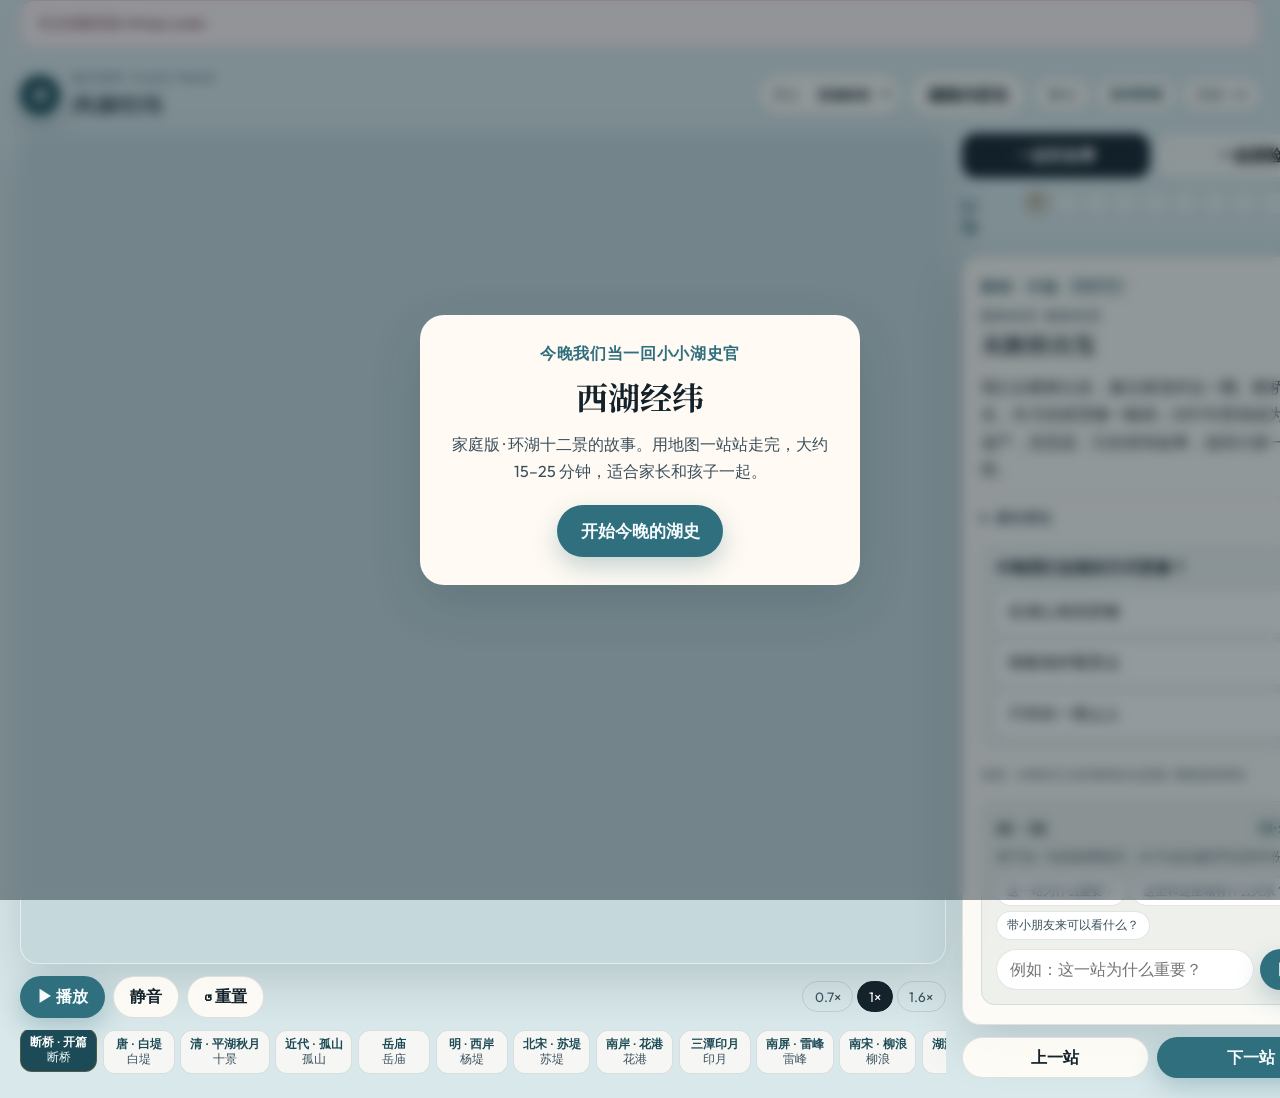
<file: index.html>
<!DOCTYPE html>
<html lang="zh-CN">
<head>
  <meta charset="UTF-8" />
  <meta http-equiv="refresh" content="0; url=./demo/" />
  <meta name="viewport" content="width=device-width, initial-scale=1" />
  <title>地方经纬 · Place Trace</title>
  <link rel="canonical" href="./demo/" />
  <script>location.replace("./demo/");</script>
</head>
<body>
  <p><a href="./demo/">进入西湖 / 灵隐家庭导览 Demo</a></p>
</body>
</html>
</file>
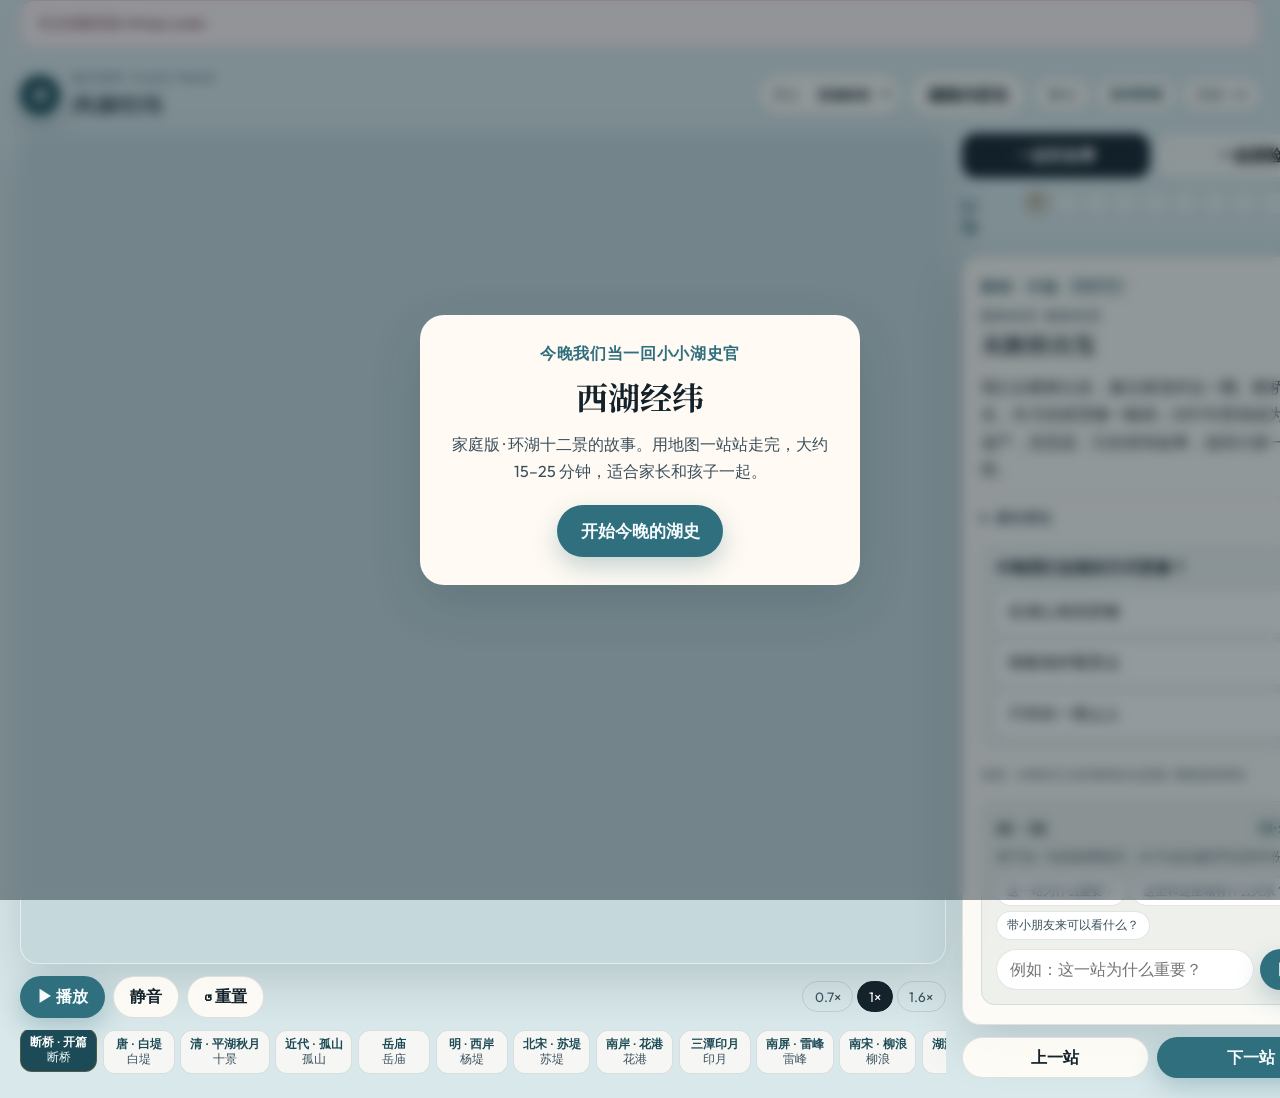
<file: demo/index.html>
<!DOCTYPE html>
<html lang="zh-CN">
<head>
  <meta charset="UTF-8" />
  <meta name="viewport" content="width=device-width, initial-scale=1, viewport-fit=cover" />
  <title>西湖经纬 · 家庭版</title>
  <link rel="preconnect" href="https://fonts.googleapis.com" />
  <link rel="preconnect" href="https://fonts.gstatic.com" crossorigin />
  <link href="https://fonts.googleapis.com/css2?family=Noto+Serif+SC:wght@500;700&family=Outfit:wght@400;500;600;700&display=swap" rel="stylesheet" />
  <link rel="stylesheet" href="./styles.css" />
</head>
<body>
  <div class="atmosphere" aria-hidden="true"></div>
  <div class="map-banner hidden" id="mapBanner" role="status"></div>

  <header class="topbar">
    <div class="brand">
      <span class="brand-mark">湖</span>
      <div>
        <p class="brand-kicker" id="brandKicker">地方经纬 · Place Trace</p>
        <h1 id="brandTitle">西湖经纬</h1>
      </div>
    </div>
    <div class="top-actions">
      <label class="pack-switch">
        <span>景点</span>
        <select id="packSelect" aria-label="切换景点内容包"></select>
      </label>
      <a class="btn" href="./editor.html">编辑内容包</a>
      <div class="top-stats" id="topStats"></div>
    </div>
  </header>

  <main class="layout">
    <section class="map-panel">
      <div id="map" role="application" aria-label="西湖历史地图"></div>
      <div class="map-controls">
        <button type="button" class="btn primary" id="btnPlay">▶ 播放湖史</button>
        <button type="button" class="btn" id="btnVoice" aria-pressed="false" title="语音播报开关">静音</button>
        <button type="button" class="btn" id="btnReset">↺ 重置</button>
        <div class="speed" role="group" aria-label="播放速度">
          <button type="button" class="chip" data-speed="0.7">0.7×</button>
          <button type="button" class="chip active" data-speed="1">1×</button>
          <button type="button" class="chip" data-speed="1.6">1.6×</button>
        </div>
      </div>
      <div class="timeline" id="timeline" aria-label="时间轴"></div>
    </section>

    <aside class="story-panel">
      <div class="mode-row">
        <button type="button" class="mode active" data-mode="listen">一起听故事</button>
        <button type="button" class="mode" data-mode="explore">一起探险</button>
      </div>

      <div class="progress-row">
        <span id="progressText">1 / 12</span>
        <div class="stamps" id="stamps" aria-label="足迹章"></div>
      </div>

      <article class="card" id="storyCard">
        <div class="meta">
          <span class="year" id="stopYear">—</span>
          <span class="badge" id="stopConfidence">—</span>
        </div>
        <p class="place" id="stopPlace">—</p>
        <h2 id="stopTitle">加载中…</h2>
        <p class="person" id="stopPerson" hidden></p>
        <p class="kid" id="stopKid"></p>
        <details class="parent-note">
          <summary>家长旁注</summary>
          <p id="stopParent"></p>
        </details>

        <div class="quiz" id="quizBox">
          <p class="quiz-q" id="quizQ"></p>
          <div class="quiz-options" id="quizOptions"></div>
          <p class="quiz-feedback" id="quizFeedback" hidden></p>
        </div>

        <p class="sources" id="stopSources"></p>

        <section class="ask-box" aria-label="问一问">
          <div class="ask-head">
            <h3>问一问</h3>
            <span class="ask-tag" id="askTag">AI · 本站资料</span>
          </div>
          <p class="ask-hint">基于这一站的故事提问，AI 不会乱编没写过的年份。</p>
          <div class="ask-chips" id="askChips"></div>
          <div class="ask-row">
            <input id="askInput" type="text" maxlength="120" placeholder="例如：这一站为什么重要？" autocomplete="off" />
            <button type="button" class="btn primary" id="btnAsk">问</button>
          </div>
          <div class="ask-answer hidden" id="askAnswer" role="status"></div>
        </section>
      </article>

      <div class="nav-row">
        <button type="button" class="btn" id="btnPrev">上一站</button>
        <button type="button" class="btn primary" id="btnNext">下一站</button>
      </div>
    </aside>
  </main>

  <div class="overlay" id="startOverlay">
    <div class="overlay-card">
      <p class="eyebrow" id="overlayEyebrow">今晚我们当一回小小湖史官</p>
      <h2 id="overlayTitle">西湖经纬</h2>
      <p class="overlay-desc" id="overlayDesc">从湖的成形到世界遗产，用地图播放一座湖的故事。大约 20 分钟，适合家长和孩子一起。</p>
      <button type="button" class="btn primary lg" id="btnStart">开始今晚的湖史</button>
    </div>
  </div>

  <div class="overlay hidden" id="endOverlay">
    <div class="overlay-card end-card" id="shareCard">
      <p class="eyebrow">今晚我们走过的路</p>
      <h2>西湖 · 家庭足迹</h2>
      <ul id="endList"></ul>
      <p class="end-note" id="endNote"></p>
      <div class="nav-row">
        <button type="button" class="btn primary" id="btnReplay">再走一遍</button>
        <button type="button" class="btn" id="btnCloseEnd">回到地图</button>
      </div>
    </div>
  </div>

  <script src="./amap-config.js"></script>
  <script src="./ai-config.js"></script>
  <script src="./packs.js"></script>
  <script src="./ai.js"></script>
  <script src="./app.js"></script>
</body>
</html>
</file>
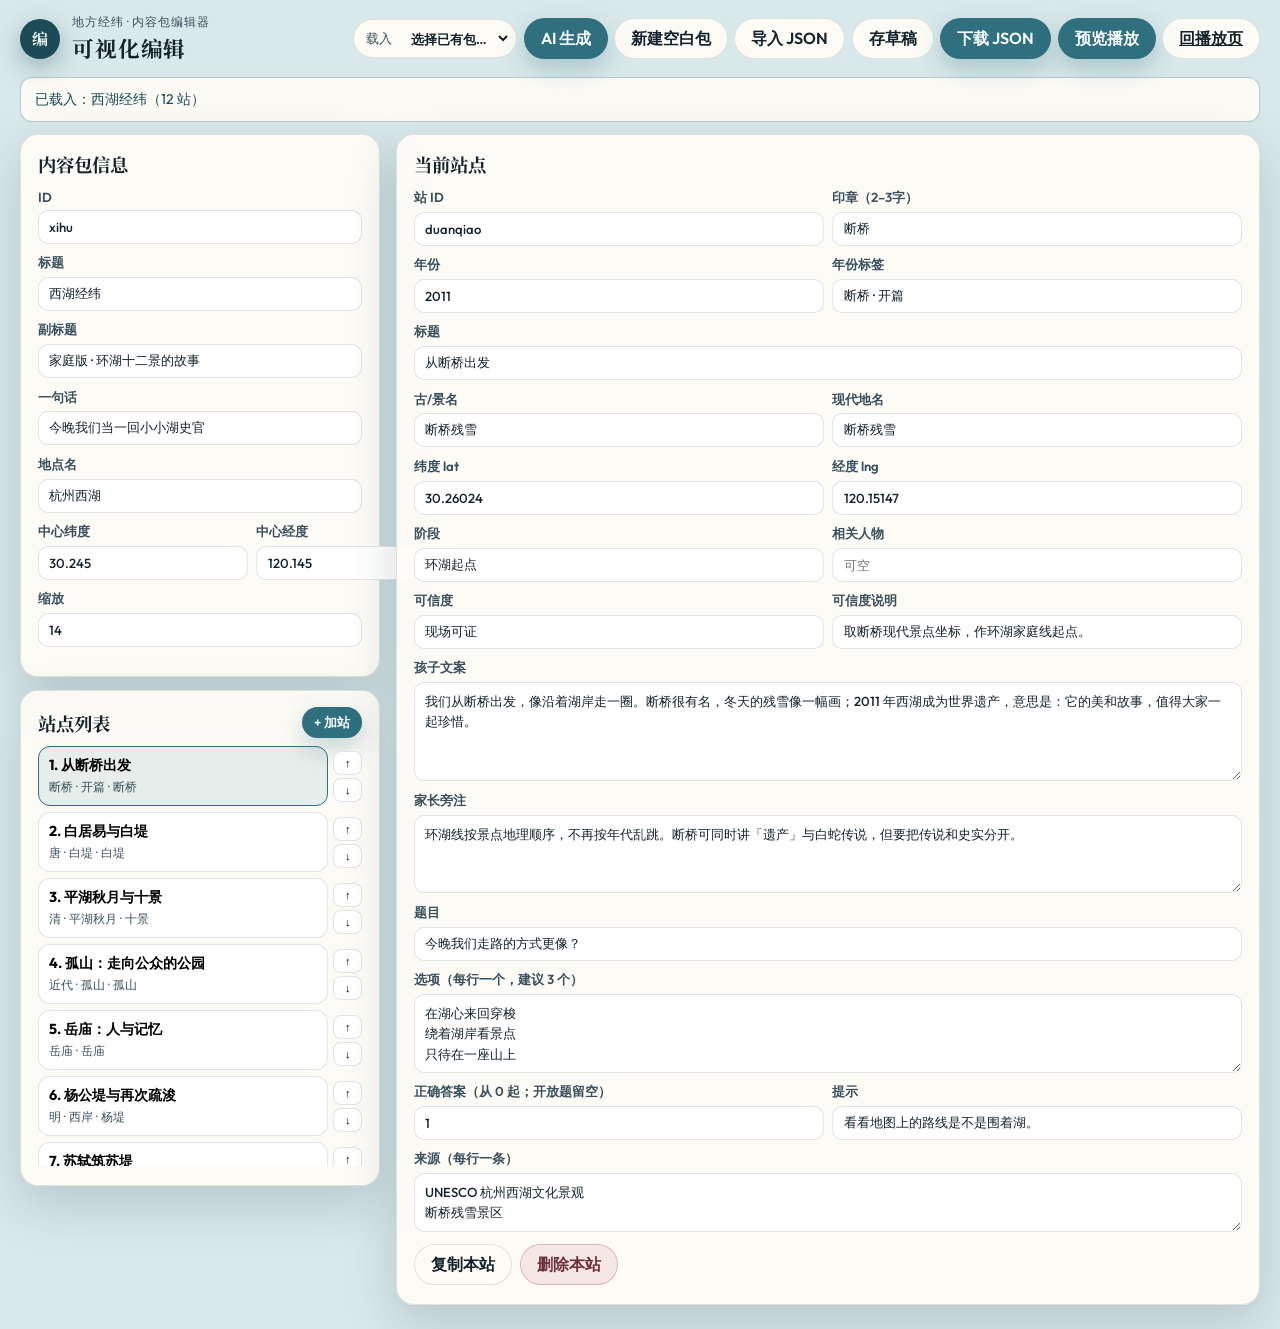
<file: demo/editor.html>
<!DOCTYPE html>
<html lang="zh-CN">
<head>
  <meta charset="UTF-8" />
  <meta name="viewport" content="width=device-width, initial-scale=1, viewport-fit=cover" />
  <title>内容包编辑器 · 地方经纬</title>
  <link rel="preconnect" href="https://fonts.googleapis.com" />
  <link rel="preconnect" href="https://fonts.gstatic.com" crossorigin />
  <link href="https://fonts.googleapis.com/css2?family=Noto+Serif+SC:wght@500;700&family=Outfit:wght@400;500;600;700&display=swap" rel="stylesheet" />
  <link rel="stylesheet" href="./styles.css" />
  <link rel="stylesheet" href="./editor.css" />
</head>
<body class="editor-body">
  <div class="atmosphere" aria-hidden="true"></div>

  <header class="topbar editor-topbar">
    <div class="brand">
      <span class="brand-mark">编</span>
      <div>
        <p class="brand-kicker">地方经纬 · 内容包编辑器</p>
        <h1>可视化编辑</h1>
      </div>
    </div>
    <div class="editor-actions">
      <label class="pack-switch">
        <span>载入</span>
        <select id="loadSelect" aria-label="载入已有内容包"></select>
      </label>
      <button type="button" class="btn primary" id="btnAiNew">AI 生成</button>
      <button type="button" class="btn" id="btnNew">新建空白包</button>
      <button type="button" class="btn" id="btnImport">导入 JSON</button>
      <input type="file" id="fileInput" accept="application/json,.json" hidden />
      <button type="button" class="btn" id="btnSaveDraft">存草稿</button>
      <button type="button" class="btn primary" id="btnExport">下载 JSON</button>
      <button type="button" class="btn primary" id="btnPreview">预览播放</button>
      <a class="btn" href="./">回播放页</a>
    </div>
  </header>

  <p class="editor-tip" id="statusTip">可用「AI 生成」输入景点自动起草，再手工改文案与坐标；正式上线请下载 JSON，放到 data/ 并在 packs.js 登记。</p>

  <div class="editor-modal hidden" id="aiModal" role="dialog" aria-modal="true" aria-labelledby="aiModalTitle">
    <div class="editor-modal-card">
      <h2 id="aiModalTitle">AI 生成内容包</h2>
      <p class="modal-desc">填写景点后，大模型会起草 8–10 站家庭版内容；生成后可在本页继续改。</p>
      <label>景点名称 <input id="aiPlace" placeholder="例如：黄山 / 拙政园 / 鼓浪屿" /></label>
      <label>主线或补充（可选） <input id="aiHint" placeholder="例如：按核心景区参观顺序，侧重园林与文人" /></label>
      <label>站点数
        <select id="aiStopCount">
          <option value="8">约 8 站</option>
          <option value="9" selected>约 9 站</option>
          <option value="10">约 10 站</option>
          <option value="12">约 12 站</option>
        </select>
      </label>
      <p class="modal-note" id="aiModalNote">需要已配置 demo/ai-config.js 的 API Key。</p>
      <div class="modal-actions">
        <button type="button" class="btn" id="btnAiCancel">取消</button>
        <button type="button" class="btn primary" id="btnAiRun">开始生成</button>
      </div>
    </div>
  </div>

  <main class="editor-layout">
    <aside class="editor-side">
      <section class="editor-card">
        <h2>内容包信息</h2>
        <label>ID <input id="packId" placeholder="huangshan" /></label>
        <label>标题 <input id="packTitle" placeholder="黄山经纬" /></label>
        <label>副标题 <input id="packSubtitle" /></label>
        <label>一句话 <input id="packTagline" /></label>
        <label>地点名 <input id="packPlace" /></label>
        <div class="row2">
          <label>中心纬度 <input id="mapLat" type="number" step="any" /></label>
          <label>中心经度 <input id="mapLng" type="number" step="any" /></label>
        </div>
        <label>缩放 <input id="mapZoom" type="number" min="10" max="18" step="1" /></label>
      </section>

      <section class="editor-card">
        <div class="side-head">
          <h2>站点列表</h2>
          <button type="button" class="btn primary sm" id="btnAddStop">+ 加站</button>
        </div>
        <ul class="stop-list" id="stopList"></ul>
      </section>
    </aside>

    <section class="editor-main editor-card" id="stopEditor">
      <h2>当前站点</h2>
      <p class="empty-hint" id="emptyHint">左侧选择或新增一站开始编辑。</p>
      <div id="stopFields" class="stop-fields hidden">
        <div class="row2">
          <label>站 ID <input id="stopId" /></label>
          <label>印章（2–3字） <input id="stopStamp" maxlength="4" /></label>
        </div>
        <div class="row2">
          <label>年份 <input id="stopYear" /></label>
          <label>年份标签 <input id="stopYearLabel" /></label>
        </div>
        <label>标题 <input id="stopTitle" /></label>
        <div class="row2">
          <label>古/景名 <input id="stopPlaceName" /></label>
          <label>现代地名 <input id="stopModernPlace" /></label>
        </div>
        <div class="row2">
          <label>纬度 lat <input id="stopLat" type="number" step="any" /></label>
          <label>经度 lng <input id="stopLng" type="number" step="any" /></label>
        </div>
        <div class="row2">
          <label>阶段 <input id="stopStage" /></label>
          <label>相关人物 <input id="stopPerson" placeholder="可空" /></label>
        </div>
        <div class="row2">
          <label>可信度 <input id="stopConfidence" /></label>
          <label>可信度说明 <input id="stopConfidenceNote" /></label>
        </div>
        <label>孩子文案 <textarea id="stopKid" rows="4"></textarea></label>
        <label>家长旁注 <textarea id="stopParent" rows="3"></textarea></label>
        <label>题目 <input id="quizQ" /></label>
        <label>选项（每行一个，建议 3 个） <textarea id="quizOptions" rows="3"></textarea></label>
        <div class="row2">
          <label>正确答案（从 0 起；开放题留空） <input id="quizAnswer" placeholder="0 / 1 / 2 或空" /></label>
          <label>提示 <input id="quizHint" /></label>
        </div>
        <label>来源（每行一条） <textarea id="stopSources" rows="2"></textarea></label>
        <div class="danger-row">
          <button type="button" class="btn" id="btnDupStop">复制本站</button>
          <button type="button" class="btn danger" id="btnDelStop">删除本站</button>
        </div>
      </div>
    </section>
  </main>

  <script src="./ai-config.js"></script>
  <script src="./ai.js"></script>
  <script src="./packs.js"></script>
  <script src="./editor.js"></script>
</body>
</html>
</file>
<file: demo/styles.css>
:root {
  --ink: #14222b;
  --ink-soft: #3a4f5c;
  --water: #2f6f7e;
  --water-deep: #1c4a56;
  --mist: #e7f1f3;
  --paper: rgba(255, 252, 247, 0.92);
  --lotus: #b85a62;
  --stamp: #9a6b2f;
  --line: rgba(20, 34, 43, 0.12);
  --shadow: 0 18px 50px rgba(20, 50, 60, 0.18);
  --radius: 18px;
  --font-display: "Noto Serif SC", "Songti SC", serif;
  --font-ui: "Outfit", "PingFang SC", sans-serif;
}

* {
  box-sizing: border-box;
}

html,
body {
  margin: 0;
  min-height: 100%;
  color: var(--ink);
  font-family: var(--font-ui);
  background: #d9e8ea;
}

body {
  overflow-x: hidden;
}

.atmosphere {
  position: fixed;
  inset: 0;
  z-index: -1;
  background:
    radial-gradient(1200px 600px at 10% -10%, rgba(255, 255, 255, 0.75), transparent 55%),
    radial-gradient(900px 500px at 90% 0%, rgba(47, 111, 126, 0.22), transparent 50%),
    linear-gradient(165deg, #cfe3e6 0%, #e8f0f2 42%, #d4e4c8 100%);
  animation: drift 18s ease-in-out infinite alternate;
}

@keyframes drift {
  from { filter: hue-rotate(0deg); }
  to { filter: hue-rotate(8deg); }
}

.topbar {
  display: flex;
  align-items: center;
  justify-content: space-between;
  gap: 1rem;
  padding: 0.9rem 1.25rem;
}

.brand {
  display: flex;
  align-items: center;
  gap: 0.75rem;
}

.brand-mark {
  width: 2.5rem;
  height: 2.5rem;
  border-radius: 50%;
  display: grid;
  place-items: center;
  background: var(--water-deep);
  color: #f5fbfc;
  font-family: var(--font-display);
  font-weight: 700;
  box-shadow: 0 8px 24px rgba(28, 74, 86, 0.35);
}

.brand-kicker {
  margin: 0;
  font-size: 0.72rem;
  letter-spacing: 0.08em;
  text-transform: uppercase;
  color: var(--ink-soft);
}

.brand h1 {
  margin: 0.1rem 0 0;
  font-family: var(--font-display);
  font-size: 1.35rem;
  font-weight: 700;
  letter-spacing: 0.04em;
}

.top-stats {
  display: flex;
  gap: 0.5rem;
  flex-wrap: wrap;
  justify-content: flex-end;
}

.stat {
  background: var(--paper);
  border: 1px solid var(--line);
  border-radius: 999px;
  padding: 0.35rem 0.75rem;
  font-size: 0.8rem;
  color: var(--ink-soft);
}

.stat strong {
  color: var(--water-deep);
  font-weight: 700;
}

.layout {
  display: grid;
  grid-template-columns: 1.35fr 0.9fr;
  gap: 1rem;
  padding: 0 1.25rem 1.25rem;
  min-height: calc(100vh - 5rem);
}

.map-panel,
.story-panel {
  min-height: 0;
}

.map-panel {
  display: flex;
  flex-direction: column;
  gap: 0.75rem;
}

#map {
  flex: 1;
  min-height: 420px;
  border-radius: var(--radius);
  overflow: hidden;
  box-shadow: var(--shadow);
  border: 1px solid rgba(255, 255, 255, 0.55);
}

.map-controls {
  display: flex;
  flex-wrap: wrap;
  gap: 0.5rem;
  align-items: center;
}

.btn {
  appearance: none;
  border: 1px solid var(--line);
  background: var(--paper);
  color: var(--ink);
  border-radius: 999px;
  padding: 0.55rem 1rem;
  font: inherit;
  font-weight: 600;
  cursor: pointer;
  transition: transform 0.15s ease, background 0.15s ease, box-shadow 0.15s ease;
}

.btn:hover {
  transform: translateY(-1px);
}

.btn.primary {
  background: var(--water);
  border-color: transparent;
  color: #f7fcfd;
  box-shadow: 0 10px 24px rgba(47, 111, 126, 0.28);
}

.btn.voice-off {
  background: rgba(20, 34, 43, 0.06);
  color: var(--ink-soft);
}

.btn.lg {
  padding: 0.85rem 1.4rem;
  font-size: 1.05rem;
}

.chip {
  border: 1px solid var(--line);
  background: transparent;
  border-radius: 999px;
  padding: 0.35rem 0.7rem;
  font: inherit;
  font-size: 0.85rem;
  cursor: pointer;
  color: var(--ink-soft);
}

.chip.active {
  background: var(--ink);
  color: #fff;
  border-color: var(--ink);
}

.speed {
  display: flex;
  gap: 0.25rem;
  margin-left: auto;
}

.timeline {
  display: flex;
  gap: 0.35rem;
  overflow-x: auto;
  padding-bottom: 0.25rem;
  scrollbar-width: thin;
}

.tick {
  flex: 0 0 auto;
  border: 1px solid var(--line);
  background: rgba(255, 252, 247, 0.75);
  border-radius: 12px;
  padding: 0.4rem 0.55rem;
  font-size: 0.72rem;
  color: var(--ink-soft);
  cursor: pointer;
  min-width: 4.5rem;
  text-align: center;
  transition: background 0.2s ease, color 0.2s ease, transform 0.2s ease;
}

.tick .t-year {
  display: block;
  font-weight: 700;
  color: var(--water-deep);
}

.tick.active {
  background: var(--water-deep);
  color: #eaf6f8;
  transform: translateY(-2px);
}

.tick.active .t-year {
  color: #fff;
}

.tick.done {
  border-color: rgba(154, 107, 47, 0.45);
}

.story-panel {
  display: flex;
  flex-direction: column;
  gap: 0.75rem;
}

.mode-row {
  display: grid;
  grid-template-columns: 1fr 1fr;
  gap: 0.4rem;
}

.mode {
  border: 1px solid var(--line);
  background: rgba(255, 252, 247, 0.7);
  border-radius: 14px;
  padding: 0.65rem 0.5rem;
  font: inherit;
  font-weight: 600;
  cursor: pointer;
}

.mode.active {
  background: var(--ink);
  color: #fff;
  border-color: var(--ink);
}

.progress-row {
  display: flex;
  align-items: center;
  justify-content: space-between;
  gap: 0.75rem;
}

#progressText {
  font-weight: 700;
  color: var(--water-deep);
}

.stamps {
  display: flex;
  flex-wrap: wrap;
  gap: 0.3rem;
  justify-content: flex-end;
}

.stamp {
  width: 1.55rem;
  height: 1.55rem;
  border-radius: 50%;
  border: 1.5px dashed rgba(154, 107, 47, 0.35);
  color: transparent;
  font-size: 0.55rem;
  display: grid;
  place-items: center;
  background: rgba(255, 255, 255, 0.35);
  transition: all 0.35s ease;
}

.stamp.got {
  border-style: solid;
  border-color: var(--stamp);
  color: var(--stamp);
  background: rgba(154, 107, 47, 0.1);
  font-weight: 700;
  animation: pop 0.45s ease;
}

@keyframes pop {
  0% { transform: scale(0.6); }
  60% { transform: scale(1.15); }
  100% { transform: scale(1); }
}

.card {
  flex: 1;
  background: var(--paper);
  border: 1px solid var(--line);
  border-radius: var(--radius);
  padding: 1.1rem 1.15rem 1.2rem;
  box-shadow: var(--shadow);
  overflow: auto;
  animation: fadeUp 0.45s ease;
}

@keyframes fadeUp {
  from { opacity: 0; transform: translateY(8px); }
  to { opacity: 1; transform: translateY(0); }
}

.meta {
  display: flex;
  gap: 0.45rem;
  flex-wrap: wrap;
  align-items: center;
}

.year {
  font-family: var(--font-display);
  font-weight: 700;
  color: var(--water-deep);
}

.badge {
  font-size: 0.72rem;
  padding: 0.2rem 0.5rem;
  border-radius: 999px;
  background: rgba(47, 111, 126, 0.12);
  color: var(--water-deep);
}

.place {
  margin: 0.55rem 0 0.2rem;
  color: var(--ink-soft);
  font-size: 0.9rem;
}

.card h2 {
  margin: 0;
  font-family: var(--font-display);
  font-size: 1.45rem;
  line-height: 1.35;
}

.person {
  margin: 0.45rem 0 0;
  color: var(--lotus);
  font-weight: 600;
  font-size: 0.92rem;
}

.kid {
  margin: 0.85rem 0 0;
  line-height: 1.75;
  font-size: 0.98rem;
}

.parent-note {
  margin-top: 0.85rem;
  border-top: 1px dashed var(--line);
  padding-top: 0.65rem;
}

.parent-note summary {
  cursor: pointer;
  color: var(--ink-soft);
  font-weight: 600;
  font-size: 0.88rem;
}

.parent-note p {
  margin: 0.5rem 0 0;
  color: var(--ink-soft);
  line-height: 1.65;
  font-size: 0.9rem;
}

.quiz {
  margin-top: 1rem;
  padding: 0.85rem;
  border-radius: 14px;
  background: rgba(47, 111, 126, 0.06);
}

.quiz-q {
  margin: 0 0 0.65rem;
  font-weight: 700;
}

.quiz-options {
  display: grid;
  gap: 0.4rem;
}

.quiz-options button {
  text-align: left;
  border: 1px solid var(--line);
  background: #fff;
  border-radius: 12px;
  padding: 0.65rem 0.75rem;
  font: inherit;
  cursor: pointer;
}

.quiz-options button:hover {
  border-color: var(--water);
}

.quiz-options button.correct {
  background: rgba(47, 111, 126, 0.15);
  border-color: var(--water);
}

.quiz-options button.wrong {
  background: rgba(184, 90, 98, 0.12);
  border-color: var(--lotus);
}

.quiz-feedback {
  margin: 0.55rem 0 0;
  font-size: 0.88rem;
  color: var(--water-deep);
}

.sources {
  margin: 1rem 0 0;
  font-size: 0.78rem;
  color: var(--ink-soft);
  line-height: 1.5;
}

.nav-row {
  display: flex;
  gap: 0.5rem;
}

.nav-row .btn {
  flex: 1;
}

.overlay {
  position: fixed;
  inset: 0;
  background: rgba(16, 32, 40, 0.45);
  backdrop-filter: blur(6px);
  display: grid;
  place-items: center;
  padding: 1rem;
  z-index: 20;
}

.overlay.hidden {
  display: none;
}

.overlay-card {
  width: min(440px, 100%);
  background: #fffaf3;
  border-radius: 24px;
  padding: 1.75rem 1.5rem;
  box-shadow: var(--shadow);
  text-align: center;
  animation: fadeUp 0.5s ease;
}

.eyebrow {
  margin: 0;
  color: var(--water);
  font-weight: 700;
  letter-spacing: 0.04em;
}

.overlay-card h2 {
  margin: 0.5rem 0 0.75rem;
  font-family: var(--font-display);
  font-size: 2rem;
}

.overlay-desc {
  margin: 0 0 1.25rem;
  color: var(--ink-soft);
  line-height: 1.7;
}

.end-card {
  text-align: left;
}

.end-card h2 {
  text-align: left;
}

#endList {
  margin: 0.75rem 0;
  padding-left: 1.1rem;
  color: var(--ink-soft);
  line-height: 1.7;
}

.end-note {
  color: var(--stamp);
  font-weight: 600;
}

.map-banner {
  margin: 0 1.25rem 0.5rem;
  padding: 0.75rem 1rem;
  border-radius: 14px;
  background: rgba(255, 252, 247, 0.95);
  border: 1px solid var(--line);
  color: var(--ink-soft);
  font-size: 0.88rem;
  line-height: 1.55;
}

.map-banner.error {
  border-color: rgba(184, 90, 98, 0.35);
  background: rgba(255, 245, 245, 0.96);
  color: #6b3038;
}

.map-banner.hidden {
  display: none;
}

.map-banner a {
  color: var(--water-deep);
}

.map-banner code {
  font-size: 0.84em;
  padding: 0.1em 0.35em;
  border-radius: 6px;
  background: rgba(20, 34, 43, 0.06);
}

#map {
  background: #c5d9dc;
}

.marker-dot {
  width: 16px;
  height: 16px;
  border-radius: 50%;
  background: var(--water);
  border: 2px solid #fff;
  box-shadow: 0 0 0 4px rgba(47, 111, 126, 0.25);
  cursor: pointer;
  transition: transform 0.2s ease, background 0.2s ease, box-shadow 0.2s ease;
}

.marker-dot.active {
  background: var(--lotus);
  box-shadow: 0 0 0 6px rgba(184, 90, 98, 0.28);
  transform: scale(1.2);
}

.top-actions {
  display: flex;
  flex-wrap: wrap;
  gap: 0.65rem;
  align-items: center;
  justify-content: flex-end;
}

.pack-switch {
  display: inline-flex;
  align-items: center;
  gap: 0.4rem;
  font-size: 0.82rem;
  color: var(--ink-soft);
  background: var(--paper);
  border: 1px solid var(--line);
  border-radius: 999px;
  padding: 0.25rem 0.35rem 0.25rem 0.75rem;
}

.pack-switch select {
  border: none;
  background: transparent;
  font: inherit;
  font-weight: 600;
  color: var(--ink);
  padding: 0.35rem 0.5rem;
  border-radius: 999px;
  cursor: pointer;
  max-width: 9.5rem;
}

.ask-box {
  margin-top: 1rem;
  padding: 0.85rem;
  border-radius: 14px;
  background: rgba(28, 74, 86, 0.06);
  border: 1px solid rgba(28, 74, 86, 0.12);
}

.ask-head {
  display: flex;
  align-items: center;
  justify-content: space-between;
  gap: 0.5rem;
}

.ask-head h3 {
  margin: 0;
  font-family: var(--font-display);
  font-size: 1.05rem;
}

.ask-tag {
  font-size: 0.72rem;
  font-weight: 700;
  color: var(--water-deep);
  background: rgba(47, 111, 126, 0.12);
  border-radius: 999px;
  padding: 0.2rem 0.55rem;
}

.ask-tag.local {
  color: var(--stamp);
  background: rgba(154, 107, 47, 0.12);
}

.ask-hint {
  margin: 0.45rem 0 0.65rem;
  font-size: 0.82rem;
  color: var(--ink-soft);
  line-height: 1.5;
}

.ask-chips {
  display: flex;
  flex-wrap: wrap;
  gap: 0.35rem;
  margin-bottom: 0.55rem;
}

.ask-chips button {
  border: 1px solid var(--line);
  background: #fff;
  border-radius: 999px;
  padding: 0.3rem 0.65rem;
  font: inherit;
  font-size: 0.78rem;
  cursor: pointer;
  color: var(--ink-soft);
}

.ask-chips button:hover {
  border-color: var(--water);
  color: var(--water-deep);
}

.ask-row {
  display: flex;
  gap: 0.4rem;
}

.ask-row input {
  flex: 1;
  min-width: 0;
  border: 1px solid var(--line);
  border-radius: 999px;
  padding: 0.55rem 0.85rem;
  font: inherit;
  background: #fff;
}

.ask-row .btn {
  flex: 0 0 auto;
  min-width: 3.2rem;
}

.ask-answer {
  margin-top: 0.65rem;
  padding: 0.7rem 0.8rem;
  border-radius: 12px;
  background: #fff;
  border: 1px solid var(--line);
  line-height: 1.65;
  font-size: 0.92rem;
  white-space: pre-wrap;
}

.ask-answer.hidden {
  display: none;
}

.ask-answer.loading {
  color: var(--ink-soft);
}

@media (max-width: 960px) {
  .layout {
    grid-template-columns: 1fr;
  }

  #map {
    min-height: 320px;
  }

  .speed {
    margin-left: 0;
  }
}
</file>
<file: demo/editor.css>
.editor-body {
  min-height: 100vh;
}

.editor-topbar {
  flex-wrap: wrap;
  gap: 0.75rem;
}

.editor-actions {
  display: flex;
  flex-wrap: wrap;
  gap: 0.4rem;
  align-items: center;
  justify-content: flex-end;
}

.editor-tip {
  margin: 0 1.25rem 0.75rem;
  padding: 0.65rem 0.9rem;
  border-radius: 12px;
  background: rgba(255, 252, 247, 0.9);
  border: 1px solid var(--line);
  color: var(--ink-soft);
  font-size: 0.88rem;
  line-height: 1.55;
}

.editor-tip.ok {
  border-color: rgba(47, 111, 126, 0.35);
  color: var(--water-deep);
}

.editor-tip.err {
  border-color: rgba(184, 90, 98, 0.35);
  color: #6b3038;
}

.editor-layout {
  display: grid;
  grid-template-columns: minmax(280px, 360px) 1fr;
  gap: 1rem;
  padding: 0 1.25rem 1.5rem;
  align-items: start;
}

.editor-side {
  display: flex;
  flex-direction: column;
  gap: 0.85rem;
}

.editor-card {
  background: var(--paper);
  border: 1px solid var(--line);
  border-radius: var(--radius);
  box-shadow: var(--shadow);
  padding: 1rem 1.05rem 1.15rem;
}

.editor-card h2 {
  margin: 0 0 0.75rem;
  font-family: var(--font-display);
  font-size: 1.15rem;
}

.editor-card label {
  display: flex;
  flex-direction: column;
  gap: 0.3rem;
  margin-bottom: 0.65rem;
  font-size: 0.82rem;
  font-weight: 600;
  color: var(--ink-soft);
}

.editor-card input,
.editor-card textarea {
  font: inherit;
  font-weight: 500;
  color: var(--ink);
  border: 1px solid var(--line);
  border-radius: 10px;
  padding: 0.5rem 0.65rem;
  background: #fff;
}

.editor-card textarea {
  resize: vertical;
  line-height: 1.55;
}

.row2 {
  display: grid;
  grid-template-columns: 1fr 1fr;
  gap: 0.55rem;
}

.side-head {
  display: flex;
  align-items: center;
  justify-content: space-between;
  gap: 0.5rem;
  margin-bottom: 0.5rem;
}

.side-head h2 {
  margin: 0;
}

.btn.sm {
  padding: 0.35rem 0.7rem;
  font-size: 0.82rem;
}

.btn.danger {
  background: rgba(184, 90, 98, 0.12);
  border-color: rgba(184, 90, 98, 0.35);
  color: #6b3038;
}

.stop-list {
  list-style: none;
  margin: 0;
  padding: 0;
  max-height: 420px;
  overflow: auto;
}

.stop-list li {
  display: grid;
  grid-template-columns: 1fr auto;
  gap: 0.35rem;
  align-items: center;
  margin-bottom: 0.4rem;
}

.stop-list button.pick {
  text-align: left;
  border: 1px solid var(--line);
  background: #fff;
  border-radius: 12px;
  padding: 0.55rem 0.65rem;
  font: inherit;
  cursor: pointer;
}

.stop-list button.pick.active {
  border-color: var(--water);
  background: rgba(47, 111, 126, 0.1);
}

.stop-list .pick strong {
  display: block;
  font-size: 0.9rem;
}

.stop-list .pick span {
  font-size: 0.75rem;
  color: var(--ink-soft);
}

.stop-list .move {
  display: flex;
  flex-direction: column;
  gap: 0.2rem;
}

.stop-list .move button {
  border: 1px solid var(--line);
  background: #fff;
  border-radius: 8px;
  width: 1.8rem;
  height: 1.5rem;
  cursor: pointer;
  font-size: 0.7rem;
}

.empty-hint {
  color: var(--ink-soft);
  margin: 0.5rem 0 0;
}

.stop-fields.hidden,
.empty-hint.hidden {
  display: none;
}

.danger-row {
  display: flex;
  gap: 0.5rem;
  margin-top: 0.75rem;
}

.editor-modal {
  position: fixed;
  inset: 0;
  z-index: 40;
  display: grid;
  place-items: center;
  padding: 1rem;
  background: rgba(20, 34, 43, 0.45);
}

.editor-modal.hidden {
  display: none;
}

.editor-modal-card {
  width: min(440px, 100%);
  background: var(--paper);
  border: 1px solid var(--line);
  border-radius: var(--radius);
  box-shadow: var(--shadow);
  padding: 1.15rem 1.2rem 1.25rem;
}

.editor-modal-card h2 {
  margin: 0 0 0.45rem;
  font-family: var(--font-display);
  font-size: 1.25rem;
}

.modal-desc,
.modal-note {
  margin: 0 0 0.85rem;
  color: var(--ink-soft);
  font-size: 0.88rem;
  line-height: 1.55;
}

.editor-modal-card label {
  display: flex;
  flex-direction: column;
  gap: 0.3rem;
  margin-bottom: 0.7rem;
  font-size: 0.82rem;
  font-weight: 600;
  color: var(--ink-soft);
}

.editor-modal-card input,
.editor-modal-card select {
  font: inherit;
  font-weight: 500;
  color: var(--ink);
  border: 1px solid var(--line);
  border-radius: 10px;
  padding: 0.5rem 0.65rem;
  background: #fff;
}

.modal-actions {
  display: flex;
  justify-content: flex-end;
  gap: 0.5rem;
  margin-top: 0.35rem;
}

.btn:disabled {
  opacity: 0.55;
  cursor: not-allowed;
}

@media (max-width: 960px) {
  .editor-layout {
    grid-template-columns: 1fr;
  }

  .row2 {
    grid-template-columns: 1fr;
  }
}
</file>
